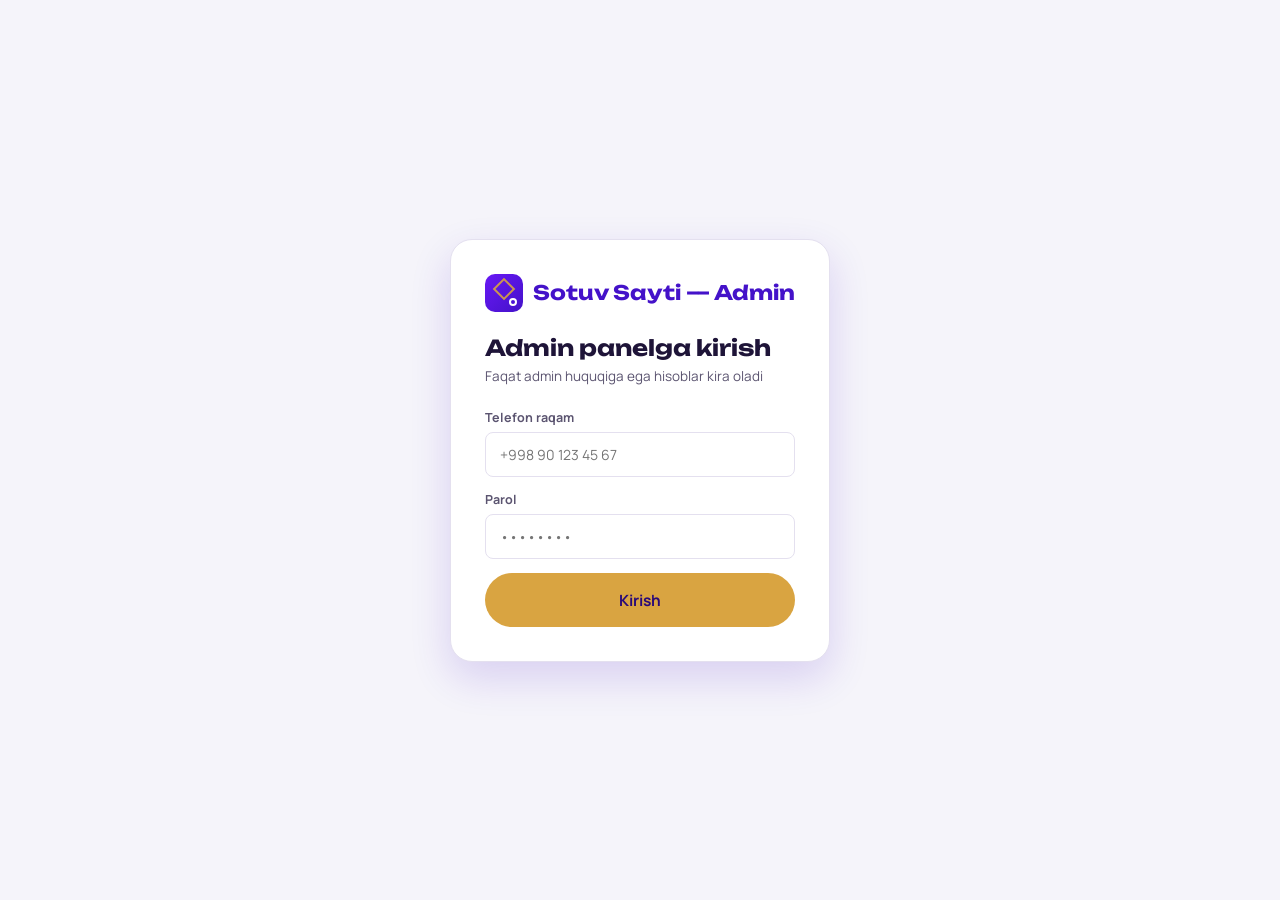
<file: index.html>
<!doctype html>
<html lang="en">
  <head>
    <meta charset="UTF-8" />
    <meta name="viewport" content="width=device-width, initial-scale=1.0" />
    <title>Admin panel — Bosh sahifa</title>
    <link rel="icon" type="icon" href="./images/icons/icon.svg" />
    <link rel="stylesheet" href="css/shared/base.css" />
    <link rel="stylesheet" href="css/admin.css" />
  </head>
  <body>
    <!-- admin shell (sidebar + asosiy joylashuv) -->
    <div id="admin-app"></div>

    <template id="content-template">
      <div class="kpi-grid" id="kpi-mount"></div>
      <div class="admin-toolbar admin-mt-16">
        <h2 class="admin-h2">So'nggi buyurtmalar</h2>
      </div>
      <div id="recent-orders"></div>
    </template>

    <script src="js/shared/config.js"></script>
    <script src="js/shared/api.js"></script>
    <script src="js/shared/i18n.js"></script>
    <script src="js/shared/utils.js"></script>
    <script src="js/admin-shell.js"></script>
    <script src="js/admin-dashboard.js"></script>
  </body>
</html>
</file>
<file: css/shared/base.css>
/* ==========================================================================
   SOTUV SAYTI — asosiy stil fayli (BEM uslubida)
   Dizayn tizimi: rang, tipografiya, komponentlar.
   Barcha klass nomlari Block__Element--Modifier (BEM) qoidasiga amal qiladi.
   ========================================================================== */

@import url('https://fonts.googleapis.com/css2?family=Unbounded:wght@500;600;700;800&family=Manrope:wght@400;500;600;700;800&family=JetBrains+Mono:wght@500;600;700&display=swap');


:root {
  --color-primary: #6818F5;
  --color-primary-dark: #4412C9;
  --color-primary-darker: #2A0A78;
  --color-primary-light: #EFE9FE;
  --color-gold: #D9A441;
  --color-gold-dark: #B9822A;
  --color-coral: #E8563F;
  --color-coral-light: #FDEAE6;

  --color-bg: #F5F4FA;
  --color-surface: #FFFFFF;
  --color-border: #E4E0EF;
  --color-text: #1E1438;
  --color-text-soft: #5B5470;
  --color-text-faint: #8F89A3;

  --color-success: #2E9E5B;
  --color-star: #F0A93A;

  --font-display: 'Unbounded', system-ui, sans-serif;
  --font-body: 'Manrope', system-ui, sans-serif;
  --font-mono: 'JetBrains Mono', ui-monospace, monospace;

  --radius-sm: 8px;
  --radius-md: 14px;
  --radius-lg: 22px;
  --radius-full: 999px;

  --shadow-sm: 0 1px 2px rgba(68, 18, 201, 0.06), 0 1px 1px rgba(68, 18, 201, 0.04);
  --shadow-md: 0 8px 24px rgba(68, 18, 201, 0.10);
  --shadow-lg: 0 16px 40px rgba(68, 18, 201, 0.16);

  --container: 1240px;
  --header-h: 76px;
}


*,
*::before,
*::after {
  box-sizing: border-box;
}


html {
  scroll-behavior: smooth;
}


body {
  margin: 0;
  font-family: var(--font-body);
  color: var(--color-text);
  background: var(--color-bg);
  -webkit-font-smoothing: antialiased;
}


img {
  max-width: 100%;
  display: block;
}


a {
  color: inherit;
  text-decoration: none;
}


button {
  font-family: inherit;
  cursor: pointer;
}


ul {
  margin: 0;
  padding: 0;
  list-style: none;
}


h1,
h2,
h3,
h4 {
  margin: 0;
  font-family: var(--font-display);
}


p {
  margin: 0;
}


input,
select {
  font-family: inherit;
}


:focus-visible {
  outline: 3px solid var(--color-gold);
  outline-offset: 2px;
  border-radius: 4px;
}


/* animatsiyalarni kamaytirish */
@media (prefers-reduced-motion: reduce) {

  * {
    animation-duration: 0.001ms !important;
    transition-duration: 0.001ms !important;
  }
}


/* container */
.container {
  max-width: var(--container);
  margin: 0 auto;
  padding: 0 24px;
}


/* topbar */
.topbar {
  background: var(--color-primary-darker);
  color: rgba(255, 255, 255, 0.75);
  font-size: 13px;
}


.topbar .container {
  display: flex;
  justify-content: space-between;
  align-items: center;
  height: 36px;
}


.topbar__region {
  display: flex;
  align-items: center;
  gap: 6px;
}


.topbar__links {
  display: flex;
  gap: 20px;
}


.topbar__link:hover {
  color: #fff;
}


/* logo */
.logo {
  display: flex;
  align-items: center;
  gap: 10px;
  font-family: var(--font-display);
  font-weight: 700;
  font-size: 21px;
  color: var(--color-primary-dark);
  white-space: nowrap;
}


.logo--footer {
  color: #fff;
  margin-bottom: 14px;
}


.logo__mark {
  width: 38px;
  height: 38px;
  border-radius: 10px;
  background: linear-gradient(135deg, var(--color-primary) 0%, var(--color-primary-dark) 100%);
  position: relative;
  flex-shrink: 0;
  overflow: hidden;
}


.logo__mark::before,
.logo__mark::after {
  content: "";
  position: absolute;
  border: 2px solid rgba(217, 164, 65, 0.9);
}


.logo__mark::before {
  width: 16px;
  height: 16px;
  transform: rotate(45deg);
  top: 7px;
  left: 11px;
}


.logo__mark::after {
  width: 8px;
  height: 8px;
  border-radius: 50%;
  bottom: 6px;
  right: 6px;
  border-color: #fff;
}


.logo__accent {
  color: var(--color-gold-dark);
}


.logo--footer .logo__accent {
  color: var(--color-gold);
}


/* header */
.header {
  position: sticky;
  top: 0;
  z-index: 100;
  background: var(--color-surface);
  border-bottom: 1px solid var(--color-border);
}


.header__inner {
  display: grid;
  grid-template-columns: auto auto 1fr auto;
  align-items: center;
  gap: 20px;
  height: var(--header-h);
}


.header__actions {
  display: flex;
  align-items: center;
  gap: 6px;
}


/* catalog-menu */
.catalog-menu {
  position: relative;
}


.catalog-menu__trigger {
  display: flex;
  align-items: center;
  gap: 10px;
  height: 48px;
  padding: 0 18px;
  border: none;
  border-radius: var(--radius-full);
  background: var(--color-primary-light);
  color: var(--color-primary-dark);
  font-weight: 700;
  font-size: 14.5px;
  white-space: nowrap;
  transition: background .15s ease, color .15s ease;
}


.catalog-menu__trigger:hover {
  background: #d5ecea;
}


.catalog-menu__trigger--active {
  background: var(--color-primary);
  color: #fff;
}


.catalog-menu__trigger-icon {
  width: 18px;
  height: 18px;
  display: flex;
  align-items: center;
  justify-content: center;
  flex-shrink: 0;
}


.catalog-menu__trigger-icon svg {
  width: 100%;
  height: 100%;
}


.catalog-menu__trigger-icon--close {
  display: none;
}


.catalog-menu__trigger--active .catalog-menu__trigger-icon--open {
  display: none;
}


.catalog-menu__trigger--active .catalog-menu__trigger-icon--close {
  display: flex;
}


.catalog-menu__panel {
  position: absolute;
  top: calc(100% + 10px);
  left: 0;
  z-index: 90;
  display: none;
  background: var(--color-surface);
  border: 1px solid var(--color-border);
  border-radius: var(--radius-lg);
  box-shadow: var(--shadow-lg);
  overflow: hidden;
}


.catalog-menu__panel--open {
  display: flex;
}


.catalog-menu__sidebar {
  width: 300px;
  max-height: 520px;
  overflow-y: auto;
  padding: 10px;
  border-right: 1px solid var(--color-border);
  flex-shrink: 0;
}


.catalog-menu__item {
  display: flex;
  align-items: center;
  gap: 12px;
  width: 100%;
  padding: 11px 14px;
  border: none;
  background: none;
  border-radius: var(--radius-sm);
  font-size: 14px;
  font-weight: 600;
  color: var(--color-text);
  text-align: left;
  white-space: nowrap;
}


.catalog-menu__item:hover,
.catalog-menu__item--active {
  background: var(--color-primary-light);
  color: var(--color-primary-dark);
}


.catalog-menu__item-icon {
  font-size: 18px;
  flex-shrink: 0;
}


.catalog-menu__item-name {
  flex: 1;
  overflow: hidden;
  text-overflow: ellipsis;
}


.catalog-menu__item-arrow {
  color: var(--color-text-faint);
  flex-shrink: 0;
}


.catalog-menu__item:hover .catalog-menu__item-arrow,
.catalog-menu__item--active .catalog-menu__item-arrow {
  color: var(--color-primary);
}


.catalog-menu__flyout {
  width: 640px;
  max-height: 520px;
  overflow-y: auto;
  padding: 26px 30px;
  display: none;
}


.catalog-menu__flyout--open {
  display: block;
}


.catalog-menu__flyout-title {
  font-family: var(--font-display);
  font-size: 18px;
  font-weight: 700;
  color: var(--color-primary-darker);
  margin-bottom: 18px;
  display: flex;
  align-items: center;
  gap: 8px;
}


.catalog-menu__columns {
  display: grid;
  grid-template-columns: repeat(3, 1fr);
  gap: 24px;
}


.catalog-menu__group-title {
  font-size: 13.5px;
  font-weight: 700;
  color: var(--color-text);
  margin-bottom: 12px;
}


.catalog-menu__group-list {
  display: flex;
  flex-direction: column;
  gap: 9px;
}


.catalog-menu__group-link {
  font-size: 13.5px;
  color: var(--color-text-soft);
}


.catalog-menu__group-link:hover {
  color: var(--color-primary);
}


.catalog-menu__backdrop {
  position: fixed;
  inset: 0;
  background: rgba(8, 46, 45, 0.15);
  z-index: 80;
  display: none;
}


.catalog-menu__backdrop--open {
  display: block;
}


/* search */
.search {
  position: relative;
  max-width: 640px;
  width: 100%;
}


.search__input {
  width: 100%;
  height: 48px;
  border-radius: var(--radius-full);
  border: 2px solid var(--color-border);
  background: var(--color-bg);
  padding: 0 52px 0 20px;
  font-size: 15px;
  color: var(--color-text);
  transition: border-color .15s ease, background .15s ease;
}


.search__input:focus {
  border-color: var(--color-primary);
  background: var(--color-surface);
  outline: none;
}


.search__input::placeholder {
  color: var(--color-text-faint);
}


.search__submit {
  position: absolute;
  right: 6px;
  top: 6px;
  width: 36px;
  height: 36px;
  border-radius: 50%;
  border: none;
  background: var(--color-primary);
  color: #fff;
  display: flex;
  align-items: center;
  justify-content: center;
  transition: background .15s ease, transform .12s ease;
}


.search__submit:hover {
  background: var(--color-primary-dark);
}


.search__submit:active {
  transform: scale(0.94);
}


.search__suggest {
  position: absolute;
  top: calc(100% + 8px);
  left: 0;
  right: 0;
  background: var(--color-surface);
  border-radius: var(--radius-md);
  box-shadow: var(--shadow-lg);
  border: 1px solid var(--color-border);
  overflow: hidden;
  z-index: 50;
  display: none;
}


.search__suggest--open {
  display: block;
}


.search__suggest-item {
  display: flex;
  align-items: center;
  gap: 10px;
  padding: 10px 18px;
  font-size: 14px;
  color: var(--color-text-soft);
  border-bottom: 1px solid var(--color-border);
}


.search__suggest-item:last-child {
  border-bottom: none;
}


.search__suggest-item:hover {
  background: var(--color-primary-light);
  color: var(--color-primary-dark);
}


.search__suggest-item strong {
  color: var(--color-text);
}


/* icon-btn */
.icon-btn {
  position: relative;
  display: flex;
  flex-direction: column;
  align-items: center;
  gap: 3px;
  padding: 8px 12px;
  border: none;
  background: none;
  border-radius: var(--radius-sm);
  color: var(--color-text-soft);
  font-size: 11.5px;
  font-weight: 600;
  transition: color .15s ease, background .15s ease;
}


.icon-btn:hover {
  color: var(--color-primary-dark);
  background: var(--color-primary-light);
}


.icon-btn__icon {
  width: 22px;
  height: 22px;
}


.icon-btn__badge {
  position: absolute;
  top: 2px;
  right: 4px;
  min-width: 16px;
  height: 16px;
  padding: 0 4px;
  border-radius: var(--radius-full);
  background: var(--color-coral);
  color: #fff;
  font-size: 10px;
  font-weight: 700;
  display: flex;
  align-items: center;
  justify-content: center;
  border: 2px solid var(--color-surface);
}


/* lang-switcher */
.lang-switcher {
  position: relative;
}


.lang-switcher__menu {
  position: absolute;
  top: calc(100% + 8px);
  right: 0;
  min-width: 180px;
  background: var(--color-surface);
  border: 1px solid var(--color-border);
  border-radius: var(--radius-md);
  box-shadow: var(--shadow-lg);
  padding: 6px;
  display: none;
  z-index: 60;
}


.lang-switcher__menu--open {
  display: block;
}


.lang-switcher__option {
  display: flex;
  align-items: center;
  gap: 10px;
  width: 100%;
  text-align: left;
  border: none;
  background: none;
  padding: 10px 12px;
  border-radius: var(--radius-sm);
  font-size: 13.5px;
  font-weight: 600;
  color: var(--color-text-soft);
}


.lang-switcher__option:hover {
  background: var(--color-primary-light);
  color: var(--color-primary-dark);
}


.lang-switcher__option--active {
  background: var(--color-primary-light);
  color: var(--color-primary-dark);
}


.lang-switcher__code {
  display: inline-flex;
  align-items: center;
  justify-content: center;
  min-width: 26px;
  padding: 2px 6px;
  border-radius: 5px;
  background: var(--color-primary-light);
  color: var(--color-primary-dark);
  font-family: var(--font-mono);
  font-size: 11px;
  font-weight: 700;
}


/* hero */
.hero {
  position: relative;
  margin-top: 20px;
  border-radius: var(--radius-lg);
  overflow: hidden;
  background: linear-gradient(120deg, var(--color-primary-dark) 0%, var(--color-primary) 100%);
  color: #fff;
  min-height: 320px;
  display: flex;
  align-items: center;
}


.hero::before {
  content: "";
  position: absolute;
  inset: 0;
  background-image:
    linear-gradient(45deg, rgba(217, 164, 65, 0.16) 25%, transparent 25%),
    linear-gradient(-45deg, rgba(217, 164, 65, 0.16) 25%, transparent 25%),
    linear-gradient(45deg, transparent 75%, rgba(217, 164, 65, 0.16) 75%),
    linear-gradient(-45deg, transparent 75%, rgba(217, 164, 65, 0.16) 75%);
  background-size: 64px 64px;
  background-position: 0 0, 0 32px, 32px -32px, -32px 0;
  opacity: 0.5;
}


/* btn */
.btn {
  display: inline-flex;
  align-items: center;
  justify-content: center;
  gap: 8px;
  border: none;
  border-radius: var(--radius-full);
  padding: 13px 26px;
  font-weight: 700;
  font-size: 14.5px;
  transition: transform .12s ease, box-shadow .15s ease, background .15s ease;
}


.btn:active {
  transform: scale(0.97);
}


.btn--primary {
  background: var(--color-gold);
  color: var(--color-primary-darker);
}


.btn--primary:hover {
  background: #E5B255;
  box-shadow: var(--shadow-md);
}


.btn--solid {
  background: var(--color-primary);
  color: #fff;
}


.btn--solid:hover {
  background: var(--color-primary-dark);
}


.btn--ghost {
  background: var(--color-primary-light);
  color: var(--color-primary-dark);
}


.btn--ghost:hover {
  background: #d5ecea;
}


.btn--block {
  width: 100%;
}


.btn--lg {
  padding: 16px 28px;
  font-size: 15.5px;
}


.btn--sm {
  padding: 9px 16px;
  font-size: 13px;
}


.btn:disabled {
  opacity: 0.5;
  cursor: not-allowed;
}


/* section */
.section {
  padding: 44px 0;
}


.section__head {
  display: flex;
  justify-content: space-between;
  align-items: flex-end;
  margin-bottom: 22px;
}


.section__title {
  font-size: 25px;
  font-weight: 700;
  color: var(--color-primary-darker);
}


.section__eyebrow {
  display: block;
  font-family: var(--font-mono);
  font-size: 12px;
  letter-spacing: 0.08em;
  text-transform: uppercase;
  color: var(--color-gold-dark);
  margin-bottom: 6px;
  font-weight: 700;
}


.promo-banners__item--gold {
  background: linear-gradient(120deg, #E9BB64, var(--color-gold));
  color: var(--color-primary-darker);
}


.promo-banners__item--coral {
  background: linear-gradient(120deg, #F0806A, var(--color-coral));
  color: #fff;
}


.promo-banners__item .btn {
  align-self: flex-start;
  margin-top: 4px;
}


/* badge */
.badge {
  font-size: 11px;
  font-weight: 800;
  padding: 4px 9px;
  border-radius: var(--radius-full);
  letter-spacing: 0.02em;
}


.badge--sale {
  background: var(--color-coral);
  color: #fff;
}


.badge--new {
  background: var(--color-primary);
  color: #fff;
}


.badge--nogift {
  background: var(--color-gold);
  color: var(--color-primary-darker);
}


/* rating-stars */
.rating-stars {
  color: var(--color-star);
}


/* price */
.price {
  display: flex;
  align-items: baseline;
  gap: 8px;
  font-family: var(--font-mono);
}


.price__now {
  font-size: 16px;
  font-weight: 700;
  color: var(--color-text);
}


.price__old {
  font-size: 12.5px;
  color: var(--color-text-faint);
  text-decoration: line-through;
}


.price__discount {
  font-size: 11.5px;
  font-weight: 700;
  color: var(--color-coral);
}


/* fav-btn */
.fav-btn {
  width: 34px;
  height: 34px;
  border-radius: 50%;
  border: none;
  background: rgba(255, 255, 255, 0.92);
  display: flex;
  align-items: center;
  justify-content: center;
  color: var(--color-text-soft);
  box-shadow: var(--shadow-sm);
  transition: color .15s ease, transform .12s ease;
}


.fav-btn:hover {
  transform: scale(1.08);
}


.fav-btn__icon {
  width: 17px;
  height: 17px;
}


.fav-btn--active {
  color: var(--color-coral);
}


.fav-btn--active .fav-btn__icon {
  fill: var(--color-coral);
}


/* product-card */
.product-grid {
  display: grid;
  grid-template-columns: repeat(5, 1fr);
  gap: 16px;
}


.product-card {
  background: var(--color-surface);
  border: 1px solid var(--color-border);
  border-radius: var(--radius-md);
  overflow: hidden;
  position: relative;
  display: flex;
  flex-direction: column;
  transition: box-shadow .18s ease, transform .18s ease, border-color .18s ease;
}


.product-card:hover {
  box-shadow: var(--shadow-md);
  transform: translateY(-3px);
  border-color: var(--color-primary);
}


.product-card__media {
  position: relative;
  width: 100%;
  height: 0;
  padding-bottom: 100%;
  /* 1:1 nisbat — barcha muhitlarda ishonchli ishlaydi (aspect-ratio'ga tayanmaydi) */
  background: var(--color-bg);
  overflow: hidden;
}


.product-card__media img {
  position: absolute;
  inset: 0;
  width: 100%;
  height: 100%;
  object-fit: cover;
}


.product-card__badges {
  position: absolute;
  top: 10px;
  left: 10px;
  display: flex;
  flex-direction: column;
  gap: 6px;
  z-index: 2;
}


.product-card__fav-btn {
  position: absolute;
  top: 10px;
  right: 10px;
  z-index: 2;
}


.product-card__info {
  padding: 13px 14px 15px;
  display: flex;
  flex-direction: column;
  gap: 6px;
  flex: 1;
}


.product-card__rating {
  display: flex;
  align-items: center;
  gap: 5px;
  font-size: 12px;
  color: var(--color-text-faint);
  font-weight: 600;
}


.product-card__title {
  font-size: 13.5px;
  font-weight: 600;
  line-height: 1.35;
  color: var(--color-text);
  display: -webkit-box;
  -webkit-line-clamp: 2;
  -webkit-box-orient: vertical;
  overflow: hidden;
  min-height: 36px;
}


.product-card__price-row {
  margin-top: auto;
}


.product-card__note {
  font-size: 11.5px;
  color: var(--color-text-faint);
}


.product-card__add-cart {
  margin-top: 8px;
  width: 100%;
  border: 1.5px solid var(--color-primary);
  background: transparent;
  color: var(--color-primary-dark);
  border-radius: var(--radius-full);
  padding: 9px;
  font-weight: 700;
  font-size: 12.5px;
  display: flex;
  align-items: center;
  justify-content: center;
  gap: 6px;
  transition: background .15s ease, color .15s ease;
}


.product-card__add-cart:hover {
  background: var(--color-primary);
  color: #fff;
}


.product-card__add-cart--in-cart {
  background: var(--color-primary);
  color: #fff;
}


.product-card__add-cart-icon {
  width: 15px;
  height: 15px;
}


.filters {
  background: var(--color-surface);
  border: 1px solid var(--color-border);
  border-radius: var(--radius-md);
  padding: 18px;
  position: sticky;
  top: calc(var(--header-h) + 66px);
}


.catalog__result-count {
  font-size: 14px;
  color: var(--color-text-soft);
}


.catalog__result-count strong {
  color: var(--color-text);
}


.catalog__sort-select {
  padding: 10px 14px;
  border-radius: var(--radius-full);
  border: 1.5px solid var(--color-border);
  background: var(--color-surface);
  font-size: 13.5px;
  font-weight: 600;
}


.catalog__chips {
  display: flex;
  gap: 8px;
  flex-wrap: wrap;
  margin-bottom: 16px;
}


.pagination__page {
  min-width: 38px;
  height: 38px;
  padding: 0 8px;
  border: 1.5px solid transparent;
  background: none;
  border-radius: var(--radius-sm);
  font-size: 14px;
  font-weight: 600;
  color: var(--color-text-soft);
}


.pagination__page:hover {
  background: var(--color-primary-light);
  color: var(--color-primary-dark);
}


.pagination__page--active {
  border-color: var(--color-text);
  color: var(--color-text);
  font-weight: 700;
}


/* empty-state */
.empty-state {
  text-align: center;
  padding: 70px 20px;
  color: var(--color-text-soft);
}


.empty-state__icon {
  font-size: 46px;
  margin-bottom: 14px;
}


.empty-state__title {
  font-size: 19px;
  margin-bottom: 8px;
  color: var(--color-text);
}


.empty-state__text {
  font-size: 14px;
}


.empty-state__action {
  margin-top: 16px;
}


/* breadcrumbs */
.breadcrumbs {
  font-size: 13px;
  color: var(--color-text-faint);
  display: flex;
  gap: 8px;
  align-items: center;
  flex-wrap: wrap;
  margin: 18px 0;
}


.breadcrumbs__link:hover {
  color: var(--color-primary);
}


.buy-box__price .price__now {
  font-size: 26px;
}


/* qty-control */
.qty-control {
  display: flex;
  align-items: center;
  border: 1.5px solid var(--color-border);
  border-radius: var(--radius-full);
}


.qty-control__btn {
  width: 34px;
  height: 34px;
  border: none;
  background: none;
  font-size: 16px;
  font-weight: 700;
  color: var(--color-primary-dark);
}


.qty-control__btn:disabled {
  color: var(--color-text-faint);
  cursor: not-allowed;
  opacity: 0.5;
}


.qty-control__value {
  min-width: 30px;
  text-align: center;
  font-weight: 700;
  font-family: var(--font-mono);
}


.reviews__score .rating-stars {
  font-size: 15px;
  margin: 6px 0 4px;
  display: block;
}


.reviews__item .rating-stars {
  font-size: 12px;
}


/* avatar */
.avatar {
  width: 34px;
  height: 34px;
  border-radius: 50%;
  background: var(--color-primary-light);
  color: var(--color-primary-dark);
  display: flex;
  align-items: center;
  justify-content: center;
  font-weight: 700;
  font-size: 13px;
}


.avatar--lg {
  width: 56px;
  height: 56px;
  font-size: 20px;
  margin: 0 auto 14px;
}


/* modal */
.modal {
  position: fixed;
  inset: 0;
  background: rgba(11, 47, 45, 0.55);
  display: none;
  align-items: center;
  justify-content: center;
  z-index: 1000;
  padding: 20px;
}


.modal--open {
  display: flex;
}


.modal__box {
  background: var(--color-surface);
  border-radius: var(--radius-lg);
  width: 100%;
  max-width: 400px;
  padding: 30px;
  position: relative;
  box-shadow: var(--shadow-lg);
}


.modal__close {
  position: absolute;
  top: 16px;
  right: 16px;
  width: 32px;
  height: 32px;
  border-radius: 50%;
  border: none;
  background: var(--color-bg);
  display: flex;
  align-items: center;
  justify-content: center;
  color: var(--color-text-soft);
}


.modal__title {
  font-size: 21px;
  margin-bottom: 6px;
}


.modal__subtitle {
  font-size: 13.5px;
  color: var(--color-text-soft);
  margin-bottom: 22px;
}


.modal__switch {
  text-align: center;
  font-size: 13px;
  color: var(--color-text-soft);
  margin-top: 16px;
}


.modal__switch-btn {
  background: none;
  border: none;
  color: var(--color-primary);
  font-weight: 700;
}


.modal__account {
  text-align: center;
}


.modal__logout {
  width: 100%;
}


/* form-field */
.form-field {
  margin-bottom: 14px;
}


.form-field__label {
  display: block;
  font-size: 12.5px;
  font-weight: 700;
  color: var(--color-text-soft);
  margin-bottom: 6px;
}


.form-field__input {
  width: 100%;
  padding: 12px 14px;
  border: 1.5px solid var(--color-border);
  border-radius: var(--radius-sm);
  font-size: 14px;
}


.form-field__input:focus {
  border-color: var(--color-primary);
  outline: none;
}


.form-field__error {
  font-size: 12.5px;
  color: var(--color-coral);
  margin-top: 4px;
  display: none;
}


.form-field__error--show {
  display: block;
}


/* toast */
.toast {
  position: fixed;
  bottom: 24px;
  left: 50%;
  transform: translateX(-50%) translateY(20px);
  background: var(--color-primary-darker);
  color: #fff;
  padding: 14px 22px;
  border-radius: var(--radius-full);
  font-size: 13.5px;
  font-weight: 600;
  display: flex;
  align-items: center;
  gap: 10px;
  box-shadow: var(--shadow-lg);
  z-index: 1100;
  opacity: 0;
  pointer-events: none;
  transition: opacity .25s ease, transform .25s ease;
}


.toast--show {
  opacity: 1;
  transform: translateX(-50%) translateY(0);
}


.toast__dot {
  width: 8px;
  height: 8px;
  border-radius: 50%;
  background: var(--color-gold);
}


/* footer */
.footer {
  background: var(--color-primary-darker);
  color: rgba(255, 255, 255, 0.72);
  margin-top: 60px;
  padding: 50px 0 22px;
}


.footer__grid {
  display: grid;
  grid-template-columns: 1.4fr repeat(4, 1fr);
  gap: 30px;
  padding-bottom: 34px;
  border-bottom: 1px solid rgba(255, 255, 255, 0.12);
}


.footer__col-title {
  color: #fff;
  font-size: 14px;
  margin-bottom: 16px;
}


.footer__col-list {
  display: flex;
  flex-direction: column;
  gap: 10px;
}


.footer__col-link:hover {
  color: #fff;
}


.footer__about-text {
  font-size: 13.5px;
  line-height: 1.7;
  max-width: 280px;
}


.footer__social {
  display: flex;
  gap: 10px;
  margin-top: 16px;
}


.footer__social-link {
  width: 34px;
  height: 34px;
  border-radius: 50%;
  background: rgba(255, 255, 255, 0.08);
  display: flex;
  align-items: center;
  justify-content: center;
}


.footer__social-link:hover {
  background: var(--color-gold);
  color: var(--color-primary-darker);
}


.footer__contact-list {
  display: flex;
  flex-direction: column;
  gap: 10px;
}


.footer__bottom {
  display: flex;
  justify-content: space-between;
  align-items: center;
  padding-top: 20px;
  font-size: 12.5px;
  flex-wrap: wrap;
  gap: 10px;
}


/* img-placeholder */
.img-placeholder {
  position: absolute;
  inset: 0;
  width: 100%;
  height: 100%;
  display: flex;
  flex-direction: column;
  align-items: center;
  justify-content: center;
  gap: 6px;
  background:
    repeating-linear-gradient(45deg, rgba(14, 124, 123, 0.05) 0 10px, transparent 10px 20px),
    var(--color-primary-light);
  color: var(--color-primary);
}


.img-placeholder__icon {
  width: 30%;
  max-width: 44px;
  opacity: 0.55;
}


.img-placeholder__label {
  font-size: 11px;
  font-weight: 700;
  opacity: 0.6;
}


/* RESPONSIVE */
/* planshet */
@media (max-width: 1100px) {

  .product-grid {
    grid-template-columns: repeat(4, 1fr);
  }


  .catalog-menu__flyout {
    width: 480px;
  }


  .catalog-menu__columns {
    grid-template-columns: repeat(2, 1fr);
  }
}


/* kichik planshet / katta telefon */
@media (max-width: 860px) {

  .logo__accent {
    display: none;
  }


  .catalog-menu__trigger span:not(.catalog-menu__trigger-icon) {
    display: none;
  }


  .catalog-menu__panel {
    position: fixed;
    top: var(--header-h);
    left: 10px;
    right: 10px;
  }


  .catalog-menu__sidebar {
    width: 140px;
  }


  .catalog-menu__flyout {
    width: auto;
    flex: 1;
  }


  .catalog-menu__columns {
    grid-template-columns: 1fr;
  }


  .product-grid {
    grid-template-columns: repeat(3, 1fr);
  }


  .filters {
    position: static;
  }


  .footer__grid {
    grid-template-columns: 1fr 1fr;
  }


  .topbar {
    display: none;
  }


  .header__inner {
    display: flex;
    flex-wrap: wrap;
    height: auto;
    padding: 12px 0;
    row-gap: 10px;
  }


  .search {
    order: 4;
    flex-basis: 100%;
  }
}


/* telefon */
@media (max-width: 560px) {

  .container {
    padding: 0 14px;
  }


  .product-grid {
    grid-template-columns: repeat(2, 1fr);
  }


  .icon-btn__label {
    display: none;
  }


  .footer__grid {
    grid-template-columns: 1fr;
  }


  .catalog-menu__panel {
    left: 4px;
    right: 4px;
  }


  .catalog-menu__sidebar {
    width: 120px;
    padding: 6px;
  }


  .catalog-menu__item-name {
    font-size: 12.5px;
  }
}


/* ==========================================================================
   LOGO (rasm), KUNDUZGI / TUNGI REJIM
   ========================================================================== */
.logo__img { height: 40px; width: auto; display: block; }
.logo--footer .logo__img { height: 44px; }
.icon-btn--theme { padding-inline: 10px; }

:root[data-theme="dark"] {
  --color-primary: #8A4DFF;
  --color-primary-dark: #C4AEFF;
  --color-primary-darker: #1A0A3D;
  --color-primary-light: #241A44;
  --color-gold: #E6B453;
  --color-coral: #FF7A63;
  --color-coral-light: #3A1E1A;

  --color-bg: #0E0B18;
  --color-surface: #171226;
  --color-border: #2C2440;
  --color-text: #EEEAFB;
  --color-text-soft: #B3ACCB;
  --color-text-faint: #7D7596;

  --shadow-sm: 0 1px 2px rgba(0,0,0,.4);
  --shadow-md: 0 8px 24px rgba(0,0,0,.45);
  --shadow-lg: 0 16px 40px rgba(0,0,0,.55);
  color-scheme: dark;
}
:root[data-theme="dark"] body { background: var(--color-bg); color: var(--color-text); }
:root[data-theme="dark"] .logo__img { background: #FFFFFF; border-radius: 12px; padding: 4px 8px; box-sizing: content-box; }


/* ==========================================================================
   POPUPLAR: manzil tanlash, sotuvchi oynasi, ilova oynasi, topbar tugmasi
   ========================================================================== */
.topbar__region--btn { background: none; border: 0; padding: 0; color: inherit; font: inherit; cursor: pointer; text-decoration: underline dotted; text-underline-offset: 3px; }
.modal__box--wide { max-width: 720px; }
.loc-picker { display: grid; grid-template-columns: 1fr 1fr; gap: 16px; margin-top: 12px; }
.loc-col__title { font-size: 12px; font-weight: 700; color: var(--color-text-faint); text-transform: uppercase; letter-spacing: .06em; margin-bottom: 8px; }
.loc-list { max-height: 360px; overflow-y: auto; display: flex; flex-direction: column; gap: 4px; border: 1px solid var(--color-border); border-radius: var(--radius-md); padding: 6px; }
.loc-item { text-align: left; border: 0; background: transparent; padding: 10px 12px; border-radius: var(--radius-sm); color: var(--color-text); font-size: 14px; cursor: pointer; }
.loc-item:hover { background: var(--color-primary-light); }
.loc-item--active { background: var(--color-primary-light); font-weight: 700; color: var(--color-primary-dark); }
.loc-item--selected { outline: 2px solid var(--color-primary); }
.loc-hint { color: var(--color-text-faint); font-size: 14px; padding: 12px; }
.seller-tabs { display: flex; gap: 8px; margin: 14px 0; }
.seller-tab { flex: 1; border: 1px solid var(--color-border); background: var(--color-surface); padding: 10px; border-radius: var(--radius-full); font-weight: 600; cursor: pointer; color: var(--color-text); }
.seller-tab--active { background: var(--color-text); color: var(--color-surface); border-color: var(--color-text); }
.seller-note:empty { display: none; }
.btn--block { width: 100%; justify-content: center; }
.popup-done { font-size: 15px; color: var(--color-success); font-weight: 600; padding: 16px 0; }
@media (max-width: 640px) { .loc-picker { grid-template-columns: 1fr; } }

/* sharhlar (mahsulot sahifasi) */
.review-form { display: grid; gap: 10px; max-width: 560px; margin-bottom: 24px; }
.review-list { display: grid; gap: 12px; }
.review { border: 1px solid var(--color-border); border-radius: var(--radius-md); padding: 14px 16px; background: var(--color-surface); }
.review__head { display: flex; gap: 10px; align-items: center; flex-wrap: wrap; }
.review__stars { color: var(--color-gold); letter-spacing: 1px; }
.review__date { color: var(--color-text-faint); font-size: 12px; margin-left: auto; }
.review__text { margin: 8px 0 0; color: var(--color-text); }
.review__reply { margin-top: 10px; padding: 10px 12px; background: var(--color-primary-light); border-radius: var(--radius-sm); font-size: 14px; }
.review-login { color: var(--color-text-faint); }
</file>
<file: css/admin.css>
/* ==========================================================================
   admin.css — Admin panel uchun qo'shimcha stillar (BEM uslubida).
   Asosiy dizayn tokenlari va komponentlar (btn, form-field, modal, toast,
   badge, price, empty-state) umumiy css/base.css dan qayta ishlatiladi.
   ========================================================================== */


body{ background: var(--color-bg); }


/* admin-shell (sidebar + asosiy joylashuv) */
.admin-shell{ display: grid; grid-template-columns: 240px 1fr; min-height: 100vh; }

.admin-shell__sidebar{
  background: var(--color-primary-darker);
  color: rgba(255,255,255,0.75);
  padding: 22px 14px;
  display: flex; flex-direction: column;
}

.admin-shell__logo{
  display: flex; align-items: center; gap: 10px;
  font-family: var(--font-display); font-weight: 700; font-size: 17px;
  color: #fff; padding: 8px 10px 24px;
}

.admin-shell__nav{ display: flex; flex-direction: column; gap: 4px; flex: 1; }

.admin-shell__nav-link{
  display: flex; align-items: center; gap: 10px;
  padding: 11px 12px; border-radius: var(--radius-sm);
  font-size: 14px; font-weight: 600;
  color: rgba(255,255,255,0.75);
}

.admin-shell__nav-link:hover{ background: rgba(255,255,255,0.08); color: #fff; }

.admin-shell__nav-link--active{ background: var(--color-primary); color: #fff; }

.admin-shell__logout{
  margin-top: auto; padding: 11px 12px; border-radius: var(--radius-sm);
  font-size: 13.5px; font-weight: 600; color: rgba(255,255,255,0.6);
  background: none; border: none; text-align: left; width: 100%;
}

.admin-shell__logout:hover{ background: rgba(255,255,255,0.08); color: #fff; }

.admin-shell__main{ padding: 28px 32px; max-width: 1200px; }

.admin-shell__header{
  display: flex; align-items: center; justify-content: space-between;
  margin-bottom: 24px; flex-wrap: wrap; gap: 12px;
}

.admin-shell__title{ font-size: 24px; font-weight: 700; color: var(--color-primary-darker); }

.admin-shell__admin-name{ font-size: 13.5px; color: var(--color-text-soft); }


/* admin-toolbar (qidiruv + qo'shish tugmasi) */
.admin-toolbar{ display: flex; align-items: center; justify-content: space-between; gap: 12px; margin-bottom: 16px; flex-wrap: wrap; }


/* admin-table (mahsulotlar ro'yxati) */
.admin-table{
  width: 100%; border-collapse: collapse;
  background: var(--color-surface); border: 1px solid var(--color-border);
  border-radius: var(--radius-md); overflow: hidden;
}

.admin-table th, .admin-table td{ padding: 12px 14px; text-align: left; font-size: 13.5px; border-bottom: 1px solid var(--color-border); }

.admin-table th{ background: var(--color-bg); color: var(--color-text-soft); font-weight: 700; font-size: 12px; text-transform: uppercase; letter-spacing: 0.03em; }

.admin-table tr:last-child td{ border-bottom: none; }

.admin-table__actions{ display: flex; gap: 6px; }

.admin-table__action-btn{
  width: 32px; height: 32px; border-radius: var(--radius-sm); border: none;
  background: var(--color-bg); color: var(--color-text-soft); display: flex; align-items: center; justify-content: center;
}

.admin-table__action-btn:hover{ background: var(--color-primary-light); color: var(--color-primary-dark); }

.admin-table__action-btn--danger:hover{ background: var(--color-coral-light); color: var(--color-coral); }


/* admin-form (mahsulot qo'shish/tahrirlash formasi — modal ichida) */
.admin-form__grid{ display: grid; grid-template-columns: 1fr 1fr; gap: 0 16px; }

.admin-form__checkbox{ display: flex; align-items: center; gap: 7px; font-size: 13.5px; color: var(--color-text-soft); }


/* telefon */
@media (max-width: 860px) {

  .admin-shell{ grid-template-columns: 1fr; }

  .admin-shell__sidebar{ flex-direction: row; align-items: center; overflow-x: auto; }

  .admin-shell__nav{ flex-direction: row; }

  .admin-shell__logout{ margin-top: 0; }

  .admin-form__grid{ grid-template-columns: 1fr; }

  .admin-shell__main{ padding: 18px; }
}


/* ---- Admin sahifalar uchun yordamchi klasslar (inline style o'rniga) ---- */
.admin-lead { color: var(--color-text-soft); font-size: 13.5px; margin-bottom: 18px; }

.admin-mb-16 { margin-bottom: 16px; }

.admin-mb-20 { margin-bottom: 20px; }

.admin-modal--sm { max-width: 560px; }

/* ---- Mahsulot rasmi yuklash (admin forma) ---- */
.admin-img-upload { display: flex; align-items: center; gap: 12px; margin-top: 8px; }
.admin-img-upload__preview {
  width: 84px; height: 84px; object-fit: cover; border-radius: var(--radius-sm);
  border: 1px solid var(--color-border); background: var(--color-bg);
}
.admin-img-upload__hint { font-size: 12px; color: var(--color-text-faint); }

/* ---- Mahsulot galereyasi va banner fon rasmi ---- */
.admin-gallery { display: flex; flex-wrap: wrap; gap: 8px; margin-top: 8px; }
.admin-gallery__item { position: relative; width: 92px; height: 92px; border-radius: var(--radius-sm); overflow: hidden; border: 1px solid var(--color-border); background: var(--color-bg); }
.admin-gallery__item img { width: 100%; height: 100%; object-fit: cover; display: block; }
.admin-gallery__badge { position: absolute; left: 4px; bottom: 4px; font-size: 10px; font-weight: 700; background: var(--color-primary); color: #fff; padding: 2px 6px; border-radius: 6px; }
.admin-gallery__remove { position: absolute; top: 4px; right: 4px; width: 22px; height: 22px; border: 0; border-radius: 50%; background: rgba(0,0,0,.6); color: #fff; cursor: pointer; font-size: 11px; }
.admin-img-upload__preview--wide { width: 180px; height: 96px; }
.admin-table-wrap { overflow-x: auto; }

/* ==========================================================================
   ADMIN SIDEBAR — screenshotdagi tuzilish (oq menyu, binafsha faol element)
   ========================================================================== */
.admin-shell { grid-template-columns: 260px 1fr; }
.admin-shell__sidebar { background: #fff; color: #475569; border-right: 1px solid #eceef3; padding: 14px 12px; display: flex; flex-direction: column; gap: 10px; height: 100vh; position: sticky; top: 0; overflow-y: auto; }
.admin-shell__brand { display: flex; align-items: center; gap: 10px; padding: 4px 10px 8px; font-weight: 800; font-size: 16px; color: #0f172a; }
.admin-shell__brand-img { width: 30px; height: 30px; border-radius: 9px; }
.admin-shell__brand-accent { color: #ff6a00; }
.admin-shell__brand small { font-size: 11px; color: #94a3b8; font-weight: 700; letter-spacing: .08em; }
.admin-shell__profile { display: flex; align-items: center; gap: 12px; padding: 12px; border-radius: 16px; background: #f7f8fb; margin: 0 2px 6px; }
.admin-shell__avatar { width: 40px; height: 40px; border-radius: 50%; background: linear-gradient(135deg,#a78bfa,#6a2cf5); color: #fff; display: flex; align-items: center; justify-content: center; font-weight: 800; font-size: 14px; flex-shrink: 0; }
.admin-shell__pname { font-weight: 700; color: #0f172a; font-size: 14px; }
.admin-shell__prole { font-size: 12px; color: #94a3b8; }
.admin-shell__nav { display: flex; flex-direction: column; gap: 2px; flex: 1; }
.admin-shell__section { font-size: 10.5px; font-weight: 700; letter-spacing: .14em; text-transform: uppercase; color: #94a3b8; padding: 16px 12px 6px; }
.admin-shell__nav-link { display: flex; align-items: center; gap: 12px; padding: 11px 12px; border-radius: 12px; color: #475569; font-size: 14px; font-weight: 500; text-decoration: none; background: transparent; }
.admin-shell__nav-link:hover { background: #f5f3ff; color: #6a2cf5; }
.admin-shell__nav-link--active { background: #efe9ff; color: #6a2cf5; font-weight: 700; }
.admin-shell__icon { width: 18px; height: 18px; flex-shrink: 0; }
.admin-shell__badge { margin-left: auto; background: #fef3c7; color: #b45309; font-size: 11px; font-weight: 700; padding: 2px 8px; border-radius: 8px; }
.admin-shell__badge:empty { display: none; }
.admin-shell__dot { margin-left: auto; width: 7px; height: 7px; border-radius: 50%; background: #f43f5e; }
.admin-shell__academy { margin: 6px 2px; padding: 14px; border-radius: 16px; background: linear-gradient(135deg,#6a2cf5,#4c1d95); color: #fff; font-size: 12px; }
.admin-shell__academy-title { font-weight: 700; font-size: 13px; margin-bottom: 6px; }
.admin-shell__academy p { margin: 0; opacity: .85; }
.admin-shell__academy-link { display: inline-block; margin-top: 8px; color: #fff; font-weight: 700; text-decoration: underline; }
.admin-shell__bottom { border-top: 1px solid #eceef3; padding-top: 8px; display: flex; flex-direction: column; gap: 2px; }
.admin-shell__bottom-btn { display: flex; align-items: center; gap: 12px; width: 100%; border: 0; background: transparent; padding: 10px 12px; border-radius: 12px; color: #475569; font: inherit; font-size: 14px; cursor: pointer; text-align: left; }
.admin-shell__bottom-btn:hover { background: #f5f3ff; color: #6a2cf5; }
.admin-shell__bottom-btn svg { width: 18px; height: 18px; }
.admin-shell--collapsed { grid-template-columns: 76px 1fr; }
.admin-shell--collapsed .admin-shell__label, .admin-shell--collapsed .admin-shell__section, .admin-shell--collapsed .admin-shell__badge, .admin-shell--collapsed .admin-shell__academy { display: none; }
.admin-shell--collapsed .admin-shell__nav-link { justify-content: center; }
.admin-shell--collapsed .admin-shell__bottom-btn { justify-content: center; }
.admin-shell--collapsed .admin-shell__bottom-btn svg:first-child { transform: rotate(180deg); }
.admin-shell__main { background: #f6f7fb; }
.admin-shell__title { color: #0f172a; }
.admin-shell__header { background: transparent; }

/* ---- bosh sahifa KPI kartalari ---- */
.kpi-grid { display: grid; grid-template-columns: repeat(auto-fit, minmax(190px, 1fr)); gap: 14px; margin-bottom: 8px; }
.kpi-card { background: #fff; border: 1px solid #eceef3; border-radius: 18px; padding: 18px; }
.kpi-card__label { font-size: 12.5px; color: #64748b; font-weight: 600; }
.kpi-card__value { font-size: 22px; font-weight: 800; color: #0f172a; margin-top: 8px; font-family: var(--font-mono); }
.kpi-card__hint { font-size: 12px; color: #94a3b8; margin-top: 4px; }
.section-soon { background: #fff; border: 1px dashed #d8dce6; border-radius: 18px; padding: 40px; text-align: center; color: #64748b; margin-top: 16px; }
.section-soon h2 { color: #0f172a; margin: 0 0 8px; }
</file>
<file: css/banners.css>
/* banners.css — admin banners sahifasi uchun alohida stillar. */

.admin-h2 { font-size: 16px; }

.admin-mb-32 { margin-bottom: 32px; }
</file>
<file: css/catalog.css>
/* catalog.css — admin catalog sahifasi uchun alohida stillar. */

.admin-field-narrow { max-width: 320px; margin-bottom: 20px; }
</file>
<file: css/inquiries.css>
/* inquiries.css — admin inquiries sahifasi uchun alohida stillar. */

.admin-preview {
  background: var(--color-bg); border-radius: var(--radius-sm);
  padding: 14px; margin-bottom: 16px; font-size: 13.5px;
}
</file>
<file: css/login.css>
/* login.css — admin login sahifasi uchun alohida stillar. */


/* admin-login (kirish sahifasi) */
.admin-login {
  min-height: 100vh;
  display: flex;
  align-items: center;
  justify-content: center;
  padding: 20px;
}

.admin-login__box {
  width: 100%;
  max-width: 380px;
  background: var(--color-surface);
  border: 1px solid var(--color-border);
  border-radius: var(--radius-lg);
  padding: 34px;
  box-shadow: var(--shadow-lg);
}

.admin-login__logo {
  display: flex;
  align-items: center;
  gap: 10px;
  font-family: var(--font-display);
  font-weight: 700;
  font-size: 20px;
  color: var(--color-primary-dark);
  margin-bottom: 22px;
}

.admin-login__title {
  font-size: 22px;
  margin-bottom: 6px;
}

.admin-login__subtitle {
  font-size: 13.5px;
  color: var(--color-text-soft);
  margin-bottom: 24px;
}
</file>
<file: css/products.css>
/* products.css — admin products sahifasi uchun alohida stillar. */


/* admin-stat-card (dashboard statistikasi) */
.admin-stats{ display: grid; grid-template-columns: repeat(4, 1fr); gap: 16px; margin-bottom: 28px; }

.admin-stat-card{
  background: var(--color-surface); border: 1px solid var(--color-border);
  border-radius: var(--radius-md); padding: 18px;
}

.admin-stat-card__label{ font-size: 12.5px; color: var(--color-text-faint); margin-bottom: 8px; }

.admin-stat-card__value{ font-family: var(--font-mono); font-size: 26px; font-weight: 700; color: var(--color-primary-darker); }

.admin-toolbar__search{
  flex: 1; min-width: 220px; max-width: 360px;
  padding: 10px 16px; border: 1.5px solid var(--color-border);
  border-radius: var(--radius-full); font-size: 14px;
}

.admin-table__thumb{ width: 44px; height: 44px; border-radius: var(--radius-sm); overflow: hidden; background: var(--color-bg); position: relative; flex-shrink: 0; }

.admin-table__thumb img{ position: absolute; inset: 0; width: 100%; height: 100%; object-fit: cover; }

.admin-table__name-cell{ display: flex; align-items: center; gap: 10px; }

.admin-table__name{ font-weight: 600; max-width: 260px; }

.admin-form__row-wide{ grid-column: 1 / -1; }

.admin-form__specs-row{ display: flex; gap: 8px; margin-bottom: 8px; }

.admin-form__specs-row input{ flex: 1; padding: 9px 10px; border: 1.5px solid var(--color-border); border-radius: var(--radius-sm); font-size: 13px; }

.admin-form__specs-remove{ width: 34px; border: none; background: var(--color-coral-light); color: var(--color-coral); border-radius: var(--radius-sm); }

.admin-form__add-spec{ font-size: 12.5px; font-weight: 700; color: var(--color-primary); background: none; border: none; padding: 6px 0; }

.admin-form__checkboxes{ display: flex; gap: 18px; margin: 4px 0 14px; }


/* telefon */
@media (max-width: 860px) {

  .admin-stats{ grid-template-columns: repeat(2, 1fr); }
}

.admin-mt-16 { margin-top: 16px; }

.admin-scroll-x { overflow-x: auto; }

.admin-modal--md { max-width: 640px; }
</file>
